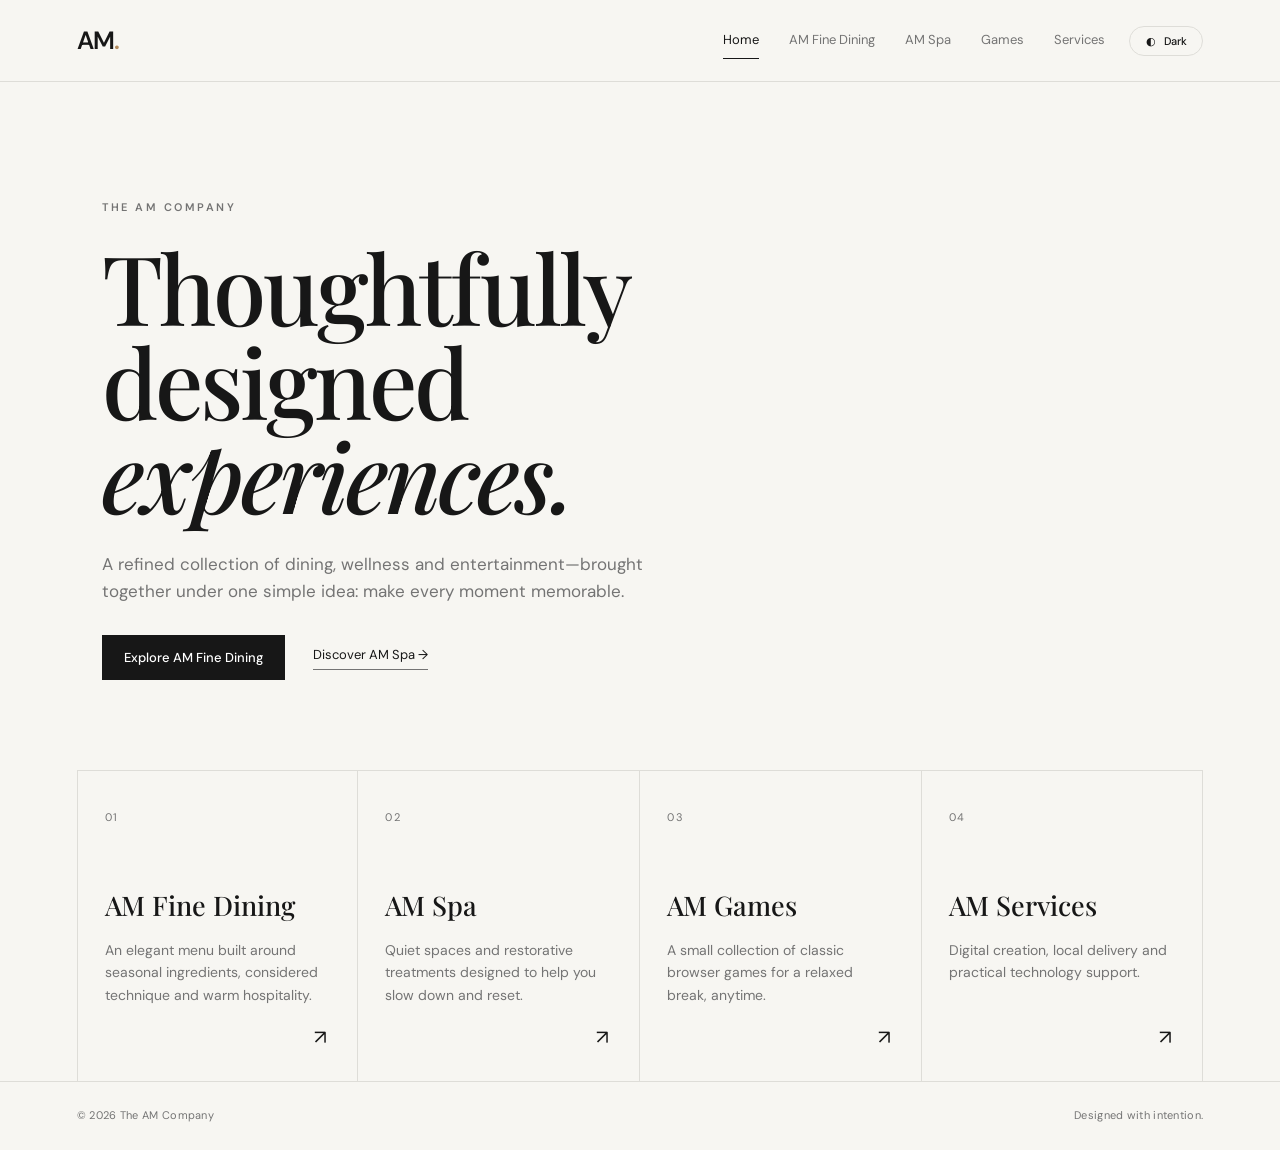
<file: index.html>
<!DOCTYPE html>
<html lang="en">
<head>
  <meta charset="UTF-8">
  <meta name="viewport" content="width=device-width, initial-scale=1.0">
  <title>AM Company — Home</title>
  <link rel="stylesheet" href="styles.css">
  <script src="theme.js"></script>
</head>
<body>
<header class="site-header">
  <a class="logo" href="index.html">AM<span>.</span></a>
  <nav><a class="active" href="index.html">Home</a><a href="restaurant.html">AM Fine Dining</a><a href="spa.html">AM Spa</a><a href="games.html">Games</a><a href="services.html">Services</a></nav>
  <button class="theme-toggle" type="button" aria-label="Switch to dark mode" title="Dark mode"><span aria-hidden="true">◐</span><span class="theme-label">Dark</span></button>
</header>

<main>
  <section class="hero">
    <p class="eyebrow">THE AM COMPANY</p>
    <h1>Thoughtfully designed<br><em>experiences.</em></h1>
    <p class="hero-copy">A refined collection of dining, wellness and entertainment—brought together under one simple idea: make every moment memorable.</p>
    <div class="hero-actions">
      <a class="button button-dark" href="restaurant.html">Explore AM Fine Dining</a>
      <a class="text-link" href="spa.html">Discover AM Spa →</a>
    </div>
  </section>

  <section class="feature-grid">
    <a class="feature-card" href="restaurant.html">
      <span class="card-number">01</span>
      <h2>AM Fine Dining</h2>
      <p>An elegant menu built around seasonal ingredients, considered technique and warm hospitality.</p>
      <span class="arrow">↗</span>
    </a>
    <a class="feature-card" href="spa.html">
      <span class="card-number">02</span>
      <h2>AM Spa</h2>
      <p>Quiet spaces and restorative treatments designed to help you slow down and reset.</p>
      <span class="arrow">↗</span>
    </a>
    <a class="feature-card" href="games.html">
      <span class="card-number">03</span>
      <h2>AM Games</h2>
      <p>A small collection of classic browser games for a relaxed break, anytime.</p>
      <span class="arrow">↗</span>
    </a>
    <a class="feature-card" href="services.html">
      <span class="card-number">04</span>
      <h2>AM Services</h2>
      <p>Digital creation, local delivery and practical technology support.</p>
      <span class="arrow">↗</span>
    </a>
  </section>
</main>

<footer><span>© 2026 The AM Company</span><span>Designed with intention.</span></footer>
</body>
</html>
</file>
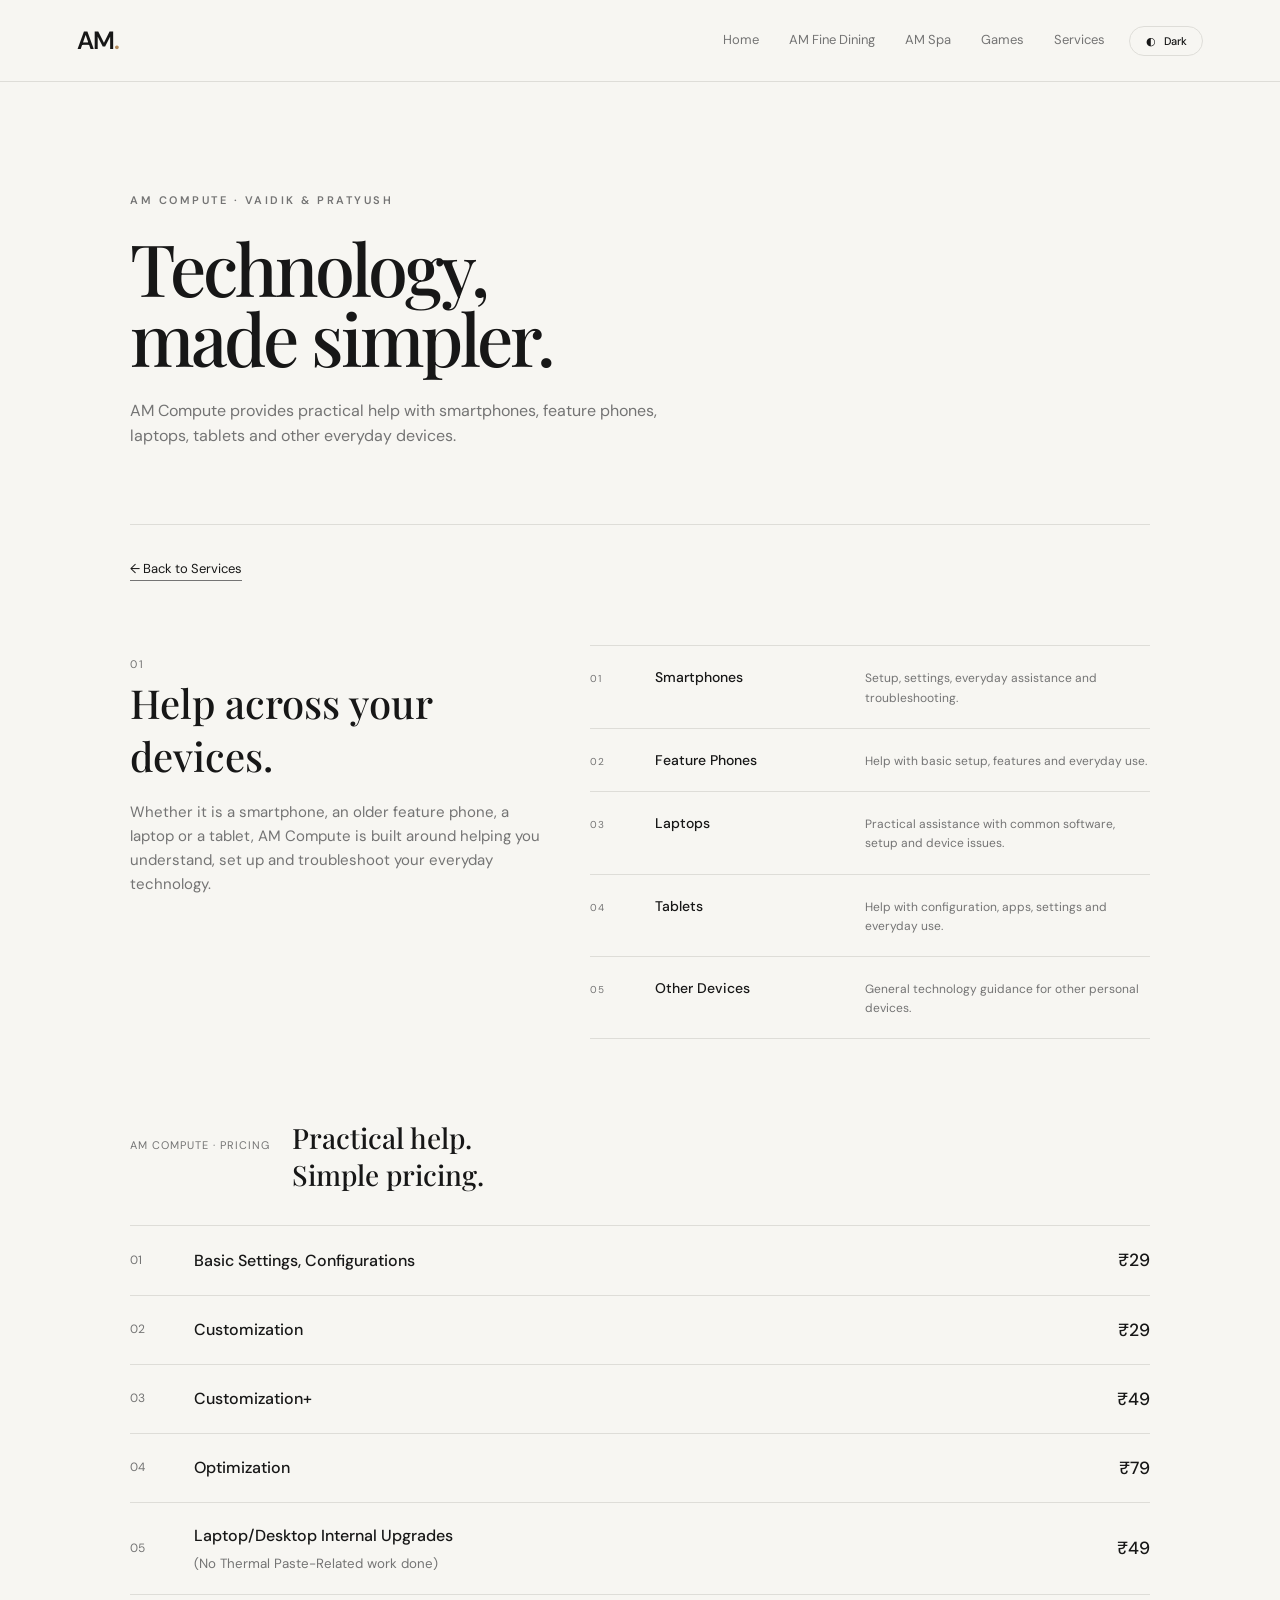
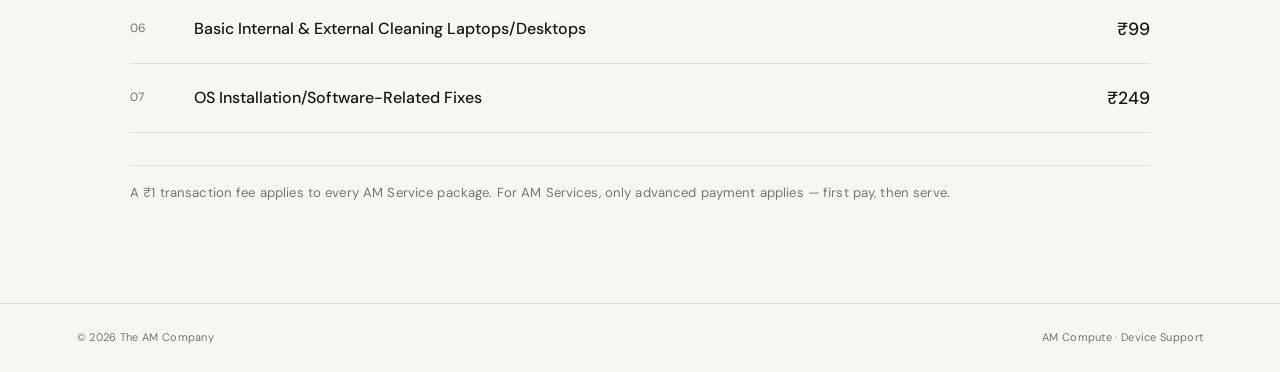
<file: am-compute.html>
<!DOCTYPE html><html lang="en"><head><meta charset="UTF-8"><meta name="viewport" content="width=device-width, initial-scale=1.0"><title>AM Compute — Device Support</title><link rel="stylesheet" href="styles.css"><script src="theme.js"></script></head><body><header class="site-header"><a class="logo" href="index.html">AM<span>.</span></a><nav><a href="index.html">Home</a><a href="restaurant.html">AM Fine Dining</a><a href="spa.html">AM Spa</a><a href="games.html">Games</a><a href="services.html">Services</a></nav><button class="theme-toggle" type="button" aria-label="Switch to dark mode" title="Dark mode"><span aria-hidden="true">◐</span><span class="theme-label">Dark</span></button></header><main class="inner-page"><section class="page-intro"><p class="eyebrow">AM COMPUTE · VAIDIK & PRATYUSH</p><h1>Technology,<br>made simpler.</h1><p>AM Compute provides practical help with smartphones, feature phones, laptops, tablets and other everyday devices.</p></section><div class="back-link-wrap"><a class="text-link" href="services.html">← Back to Services</a></div><section class="device-grid"><div class="device-intro"><span class="detail-number">01</span><h2>Help across your devices.</h2><p>Whether it is a smartphone, an older feature phone, a laptop or a tablet, AM Compute is built around helping you understand, set up and troubleshoot your everyday technology.</p></div><div class="device-list"><div><span>01</span><strong>Smartphones</strong><p>Setup, settings, everyday assistance and troubleshooting.</p></div><div><span>02</span><strong>Feature Phones</strong><p>Help with basic setup, features and everyday use.</p></div><div><span>03</span><strong>Laptops</strong><p>Practical assistance with common software, setup and device issues.</p></div><div><span>04</span><strong>Tablets</strong><p>Help with configuration, apps, settings and everyday use.</p></div><div><span>05</span><strong>Other Devices</strong><p>General technology guidance for other personal devices.</p></div></div></section><section class="compute-pricing"><div class="section-title"><span>AM COMPUTE · PRICING</span><h2>Practical help.<br>Simple pricing.</h2></div><div class="compute-price-list"><div><span>01</span><strong>Basic Settings, Configurations</strong><b>₹29</b></div><div><span>02</span><strong>Customization</strong><b>₹29</b></div><div><span>03</span><strong>Customization+</strong><b>₹49</b></div><div><span>04</span><strong>Optimization</strong><b>₹79</b></div><div><span>05</span><strong>Laptop/Desktop Internal Upgrades <small>(No Thermal Paste-Related work done)</small></strong><b>₹49</b></div><div><span>06</span><strong>Basic Internal &amp; External Cleaning Laptops/Desktops</strong><b>₹99</b></div><div><span>07</span><strong>OS Installation/Software-Related Fixes</strong><b>₹249</b></div></div><p class="service-fee-note">A ₹1 transaction fee applies to every AM Service package. For AM Services, only advanced payment applies — first pay, then serve.</p></section></main><footer><span>© 2026 The AM Company</span><span>AM Compute · Device Support</span></footer></body></html>
</file>
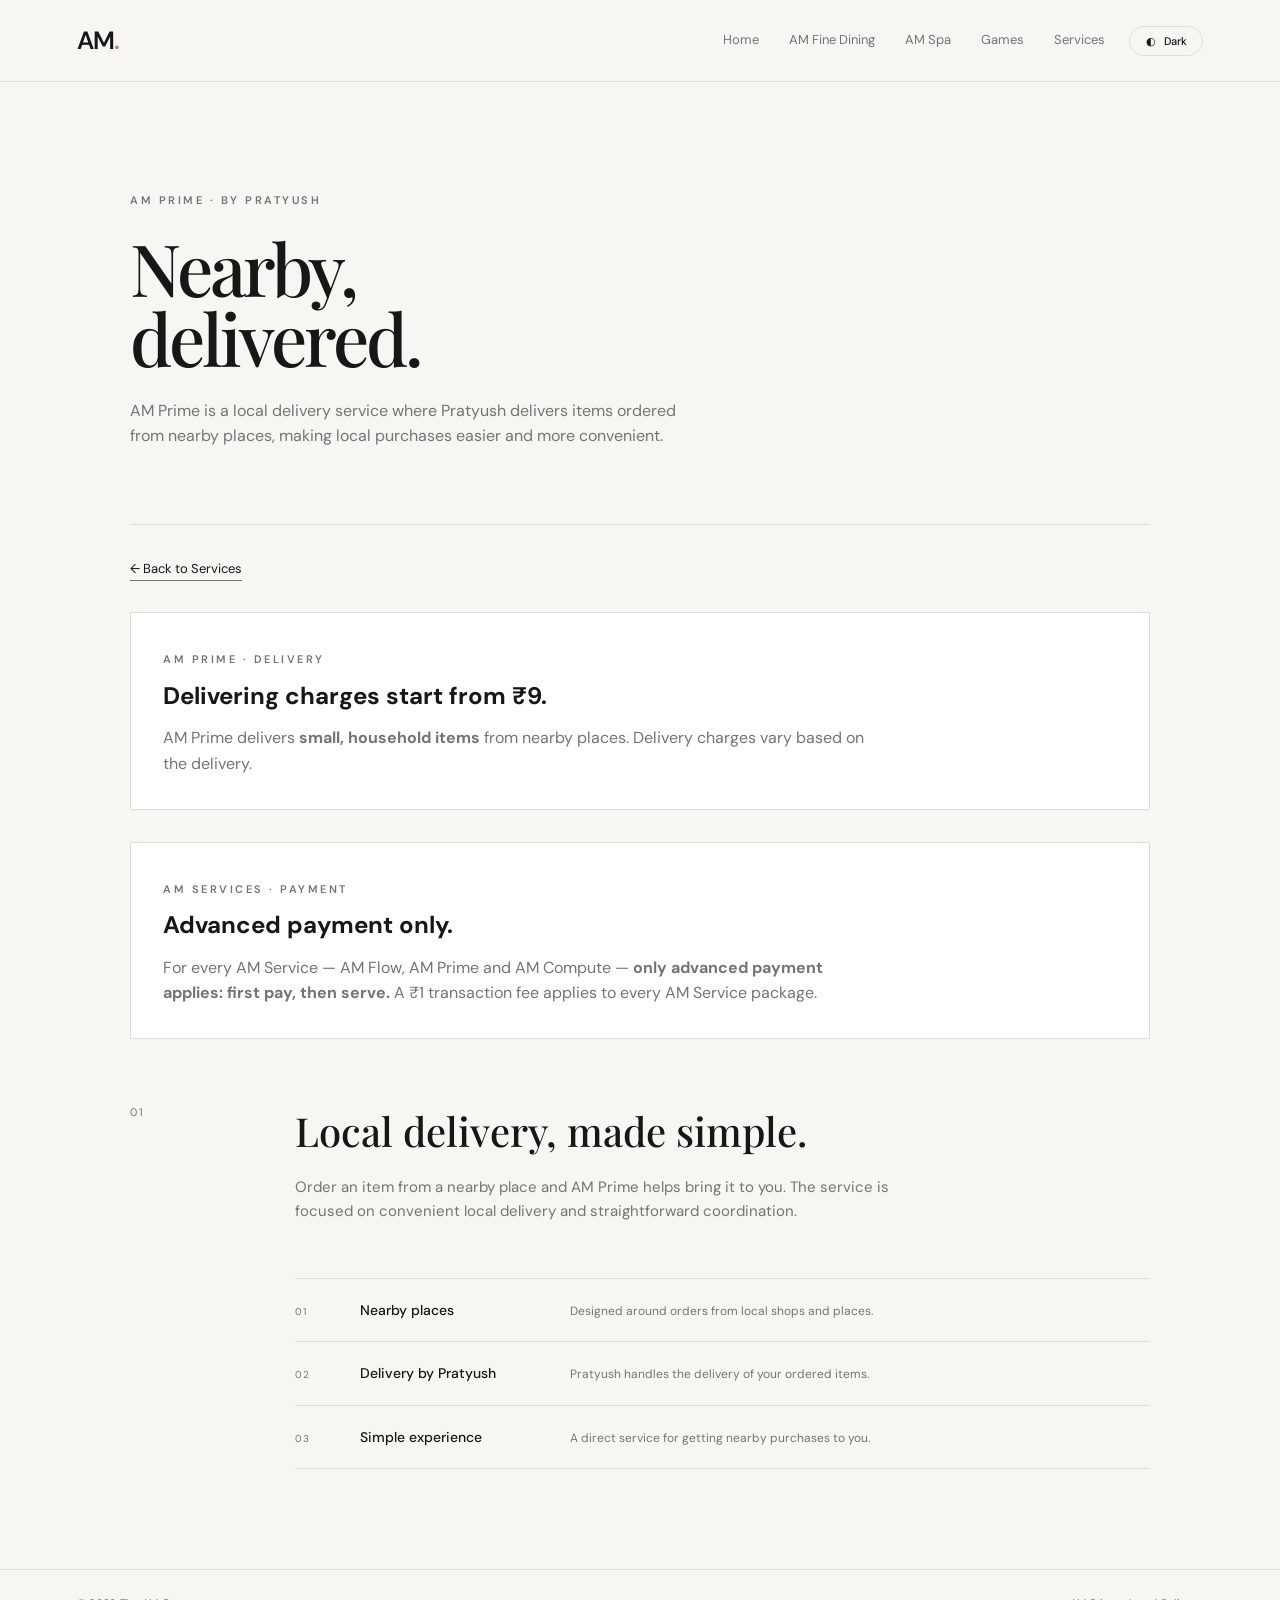
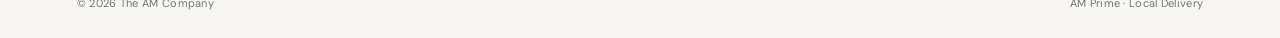
<file: am-prime.html>
<!DOCTYPE html><html lang="en"><head><meta charset="UTF-8"><meta name="viewport" content="width=device-width, initial-scale=1.0"><title>AM Prime — Local Delivery</title><link rel="stylesheet" href="styles.css"><script src="theme.js"></script></head><body><header class="site-header"><a class="logo" href="index.html">AM<span>.</span></a><nav><a href="index.html">Home</a><a href="restaurant.html">AM Fine Dining</a><a href="spa.html">AM Spa</a><a href="games.html">Games</a><a href="services.html">Services</a></nav><button class="theme-toggle" type="button" aria-label="Switch to dark mode" title="Dark mode"><span aria-hidden="true">◐</span><span class="theme-label">Dark</span></button></header><main class="inner-page"><section class="page-intro"><p class="eyebrow">AM PRIME · BY PRATYUSH</p><h1>Nearby,<br>delivered.</h1><p>AM Prime is a local delivery service where Pratyush delivers items ordered from nearby places, making local purchases easier and more convenient.</p></section><div class="back-link-wrap"><a class="text-link" href="services.html">← Back to Services</a></div><section class="service-fee-banner"><div><span class="eyebrow">AM PRIME · DELIVERY</span><h2>Delivering charges start from ₹9.</h2><p>AM Prime delivers <strong>small, household items</strong> from nearby places. Delivery charges vary based on the delivery.</p></div></section><section class="service-fee-banner"><div><span class="eyebrow">AM SERVICES · PAYMENT</span><h2>Advanced payment only.</h2><p>For every AM Service — AM Flow, AM Prime and AM Compute — <strong>only advanced payment applies: first pay, then serve.</strong> A ₹1 transaction fee applies to every AM Service package.</p></div></section><section class="service-detail"><div class="detail-number">01</div><div><h2>Local delivery, made simple.</h2><p>Order an item from a nearby place and AM Prime helps bring it to you. The service is focused on convenient local delivery and straightforward coordination.</p><div class="detail-lines"><div><span>01</span><strong>Nearby places</strong><p>Designed around orders from local shops and places.</p></div><div><span>02</span><strong>Delivery by Pratyush</strong><p>Pratyush handles the delivery of your ordered items.</p></div><div><span>03</span><strong>Simple experience</strong><p>A direct service for getting nearby purchases to you.</p></div></div></div></section></main><footer><span>© 2026 The AM Company</span><span>AM Prime · Local Delivery</span></footer></body></html>
</file>
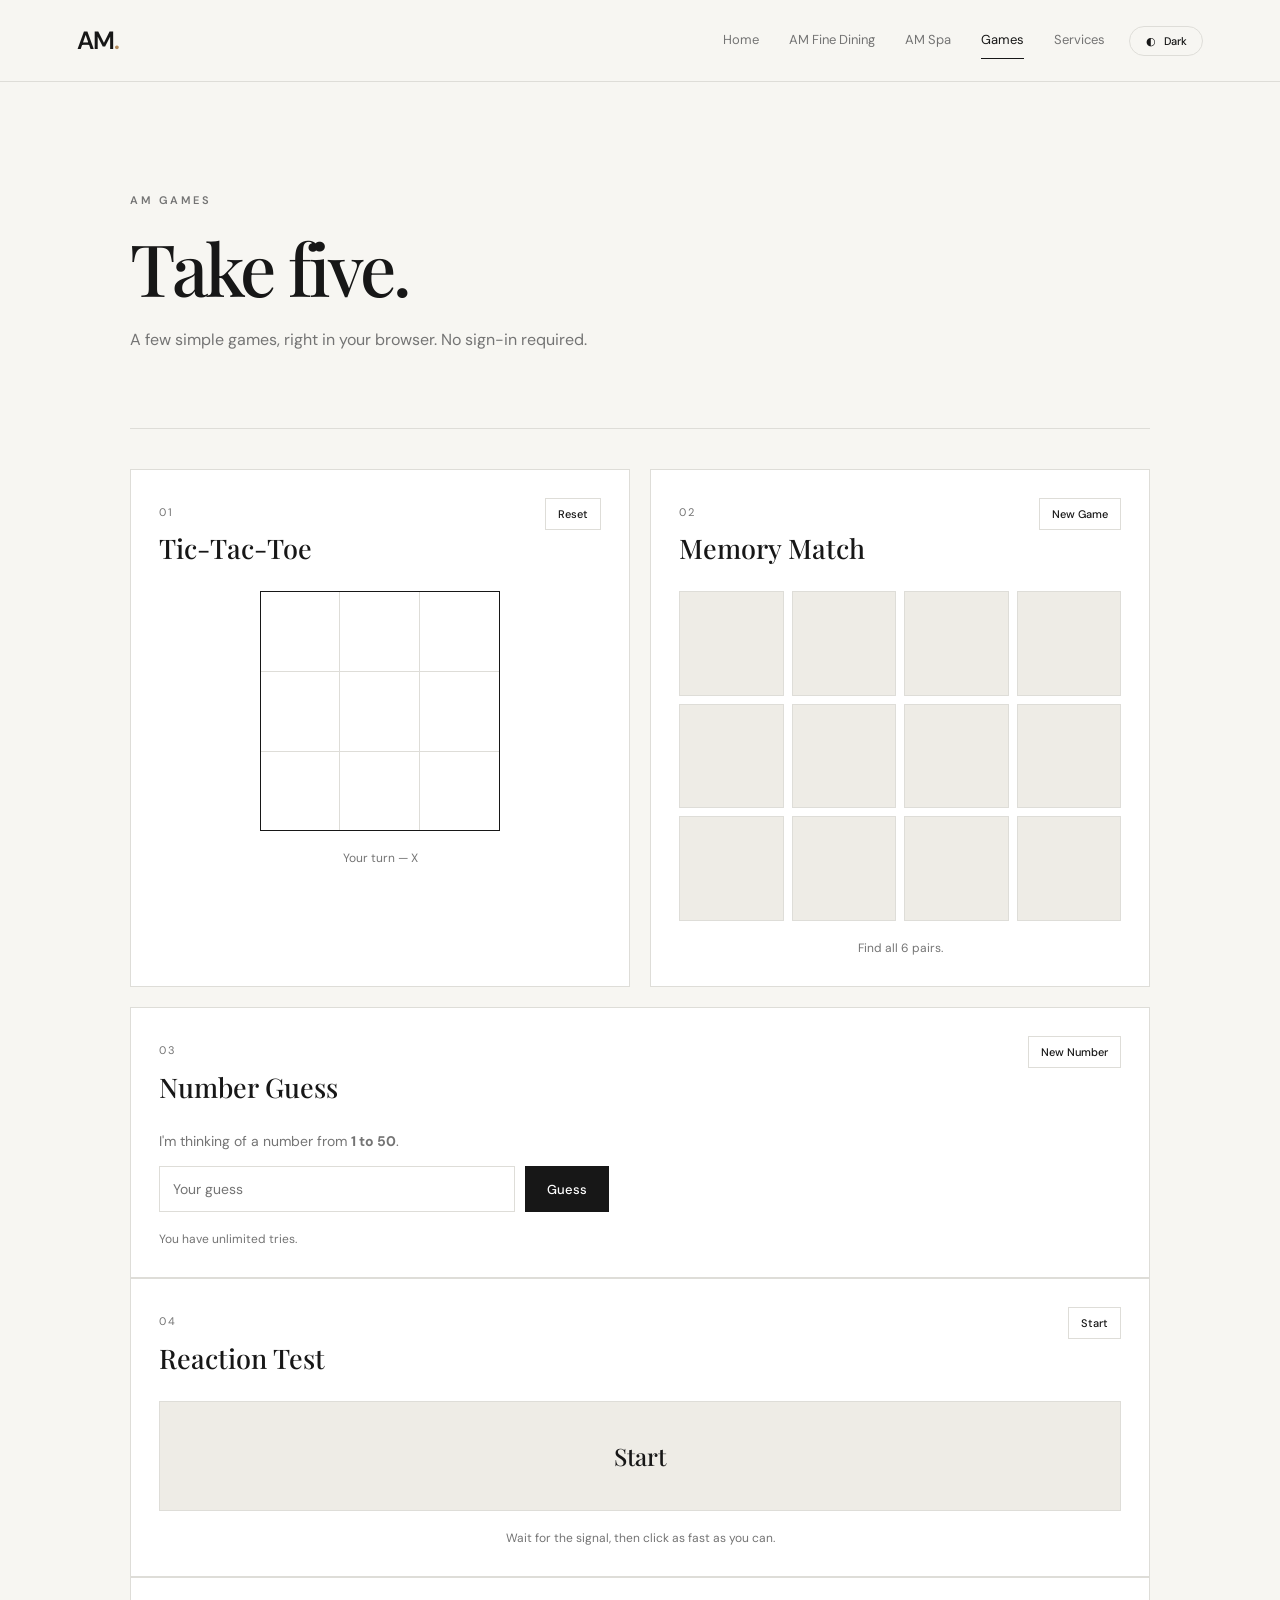
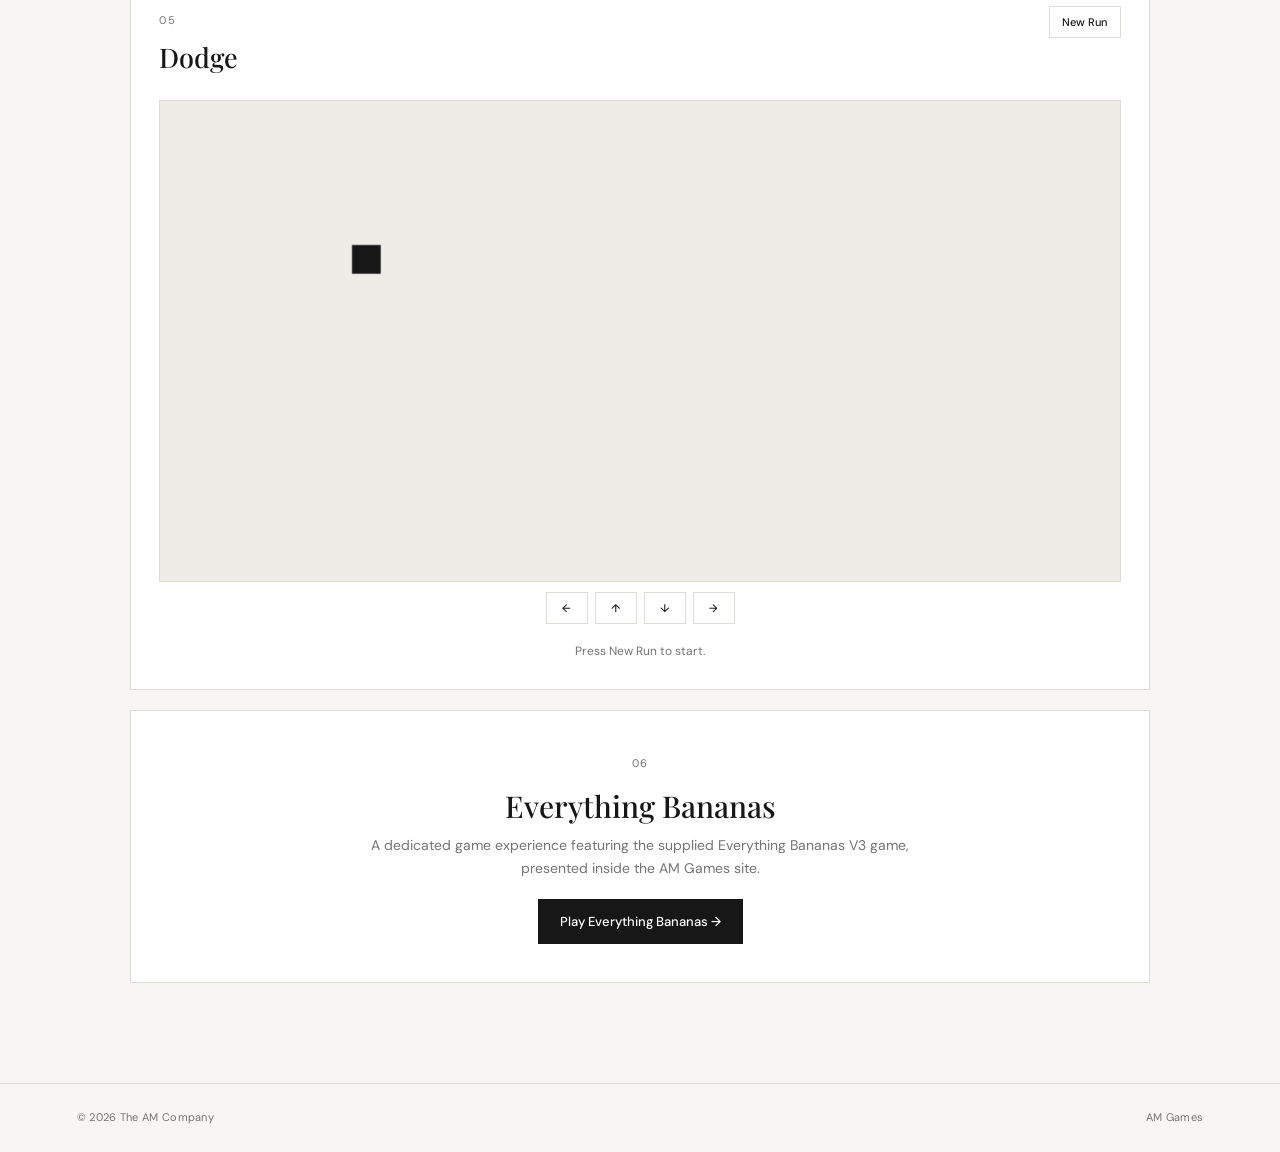
<file: games.html>
<!DOCTYPE html>
<html lang="en">
<head>
  <meta charset="UTF-8">
  <meta name="viewport" content="width=device-width, initial-scale=1.0">
  <title>AM Games — Play</title>
  <link rel="stylesheet" href="styles.css">
  <script src="theme.js"></script>
</head>
<body>
<header class="site-header">
  <a class="logo" href="index.html">AM<span>.</span></a>
  <nav><a href="index.html">Home</a><a href="restaurant.html">AM Fine Dining</a><a href="spa.html">AM Spa</a><a class="active" href="games.html">Games</a><a href="services.html">Services</a></nav>
  <button class="theme-toggle" type="button" aria-label="Switch to dark mode" title="Dark mode"><span aria-hidden="true">◐</span><span class="theme-label">Dark</span></button>
</header>

<main class="inner-page">
  <section class="page-intro">
    <p class="eyebrow">AM GAMES</p>
    <h1>Take five.</h1>
    <p>A few simple games, right in your browser. No sign-in required.</p>
  </section>

  <div class="games-grid">
    <section class="game-card">
      <div class="game-head"><div><span class="card-number">01</span><h2>Tic-Tac-Toe</h2></div><button class="small-button" onclick="resetTic()">Reset</button></div>
      <div id="board" class="ttt-board"></div>
      <p id="ttt-status" class="game-status">Your turn — X</p>
    </section>

    <section class="game-card">
      <div class="game-head"><div><span class="card-number">02</span><h2>Memory Match</h2></div><button class="small-button" onclick="resetMemory()">New Game</button></div>
      <div id="memory" class="memory-grid"></div>
      <p id="memory-status" class="game-status">Find all 6 pairs.</p>
    </section>

    <section class="game-card wide-game">
      <div class="game-head"><div><span class="card-number">03</span><h2>Number Guess</h2></div><button class="small-button" onclick="resetGuess()">New Number</button></div>
      <p class="game-copy">I'm thinking of a number from <strong>1 to 50</strong>.</p>
      <div class="guess-row"><input id="guess-input" type="number" min="1" max="50" placeholder="Your guess"><button class="button button-dark" onclick="makeGuess()">Guess</button></div>
      <p id="guess-status" class="game-status">You have unlimited tries.</p>
    </section>
  </div>

  <section class="game-card">
    <div class="game-head"><div><span class="card-number">04</span><h2>Reaction Test</h2></div><button class="small-button" onclick="reactionStartGame()">Start</button></div>
    <button id="reaction-btn" class="reaction-button" onclick="reactionClick()">Start</button>
    <p id="reaction-status" class="game-status">Wait for the signal, then click as fast as you can.</p>
  </section>

  <section class="game-card">
    <div class="game-head"><div><span class="card-number">05</span><h2>Dodge</h2></div><button class="small-button" onclick="startDodge()">New Run</button></div>
    <canvas id="dodge-canvas" class="dodge-canvas" width="600" height="300"></canvas>
    <div class="dodge-controls"><button class="small-button" onclick="dodgeMove(-20,0)">←</button><button class="small-button" onclick="dodgeMove(0,-20)">↑</button><button class="small-button" onclick="dodgeMove(0,20)">↓</button><button class="small-button" onclick="dodgeMove(20,0)">→</button></div>
    <p id="dodge-status" class="game-status">Press New Run to start.</p>
  </section>

  <section class="game-card" style="margin-top:20px;text-align:center;padding:38px 28px">
    <span class="card-number">06</span>
    <h2 style="font:500 30px &quot;Playfair Display&quot;;margin:12px 0 8px">Everything Bananas</h2>
    <p style="color:var(--muted);font-size:14px;max-width:560px;margin:0 auto 20px">A dedicated game experience featuring the supplied Everything Bananas V3 game, presented inside the AM Games site.</p>
    <a class="button button-dark" href="platformer.html">Play Everything Bananas →</a>
  </section>
</main>
<footer><span>© 2026 The AM Company</span><span>AM Games</span></footer>
<script src="games.js"></script>
</body>
</html>
</file>
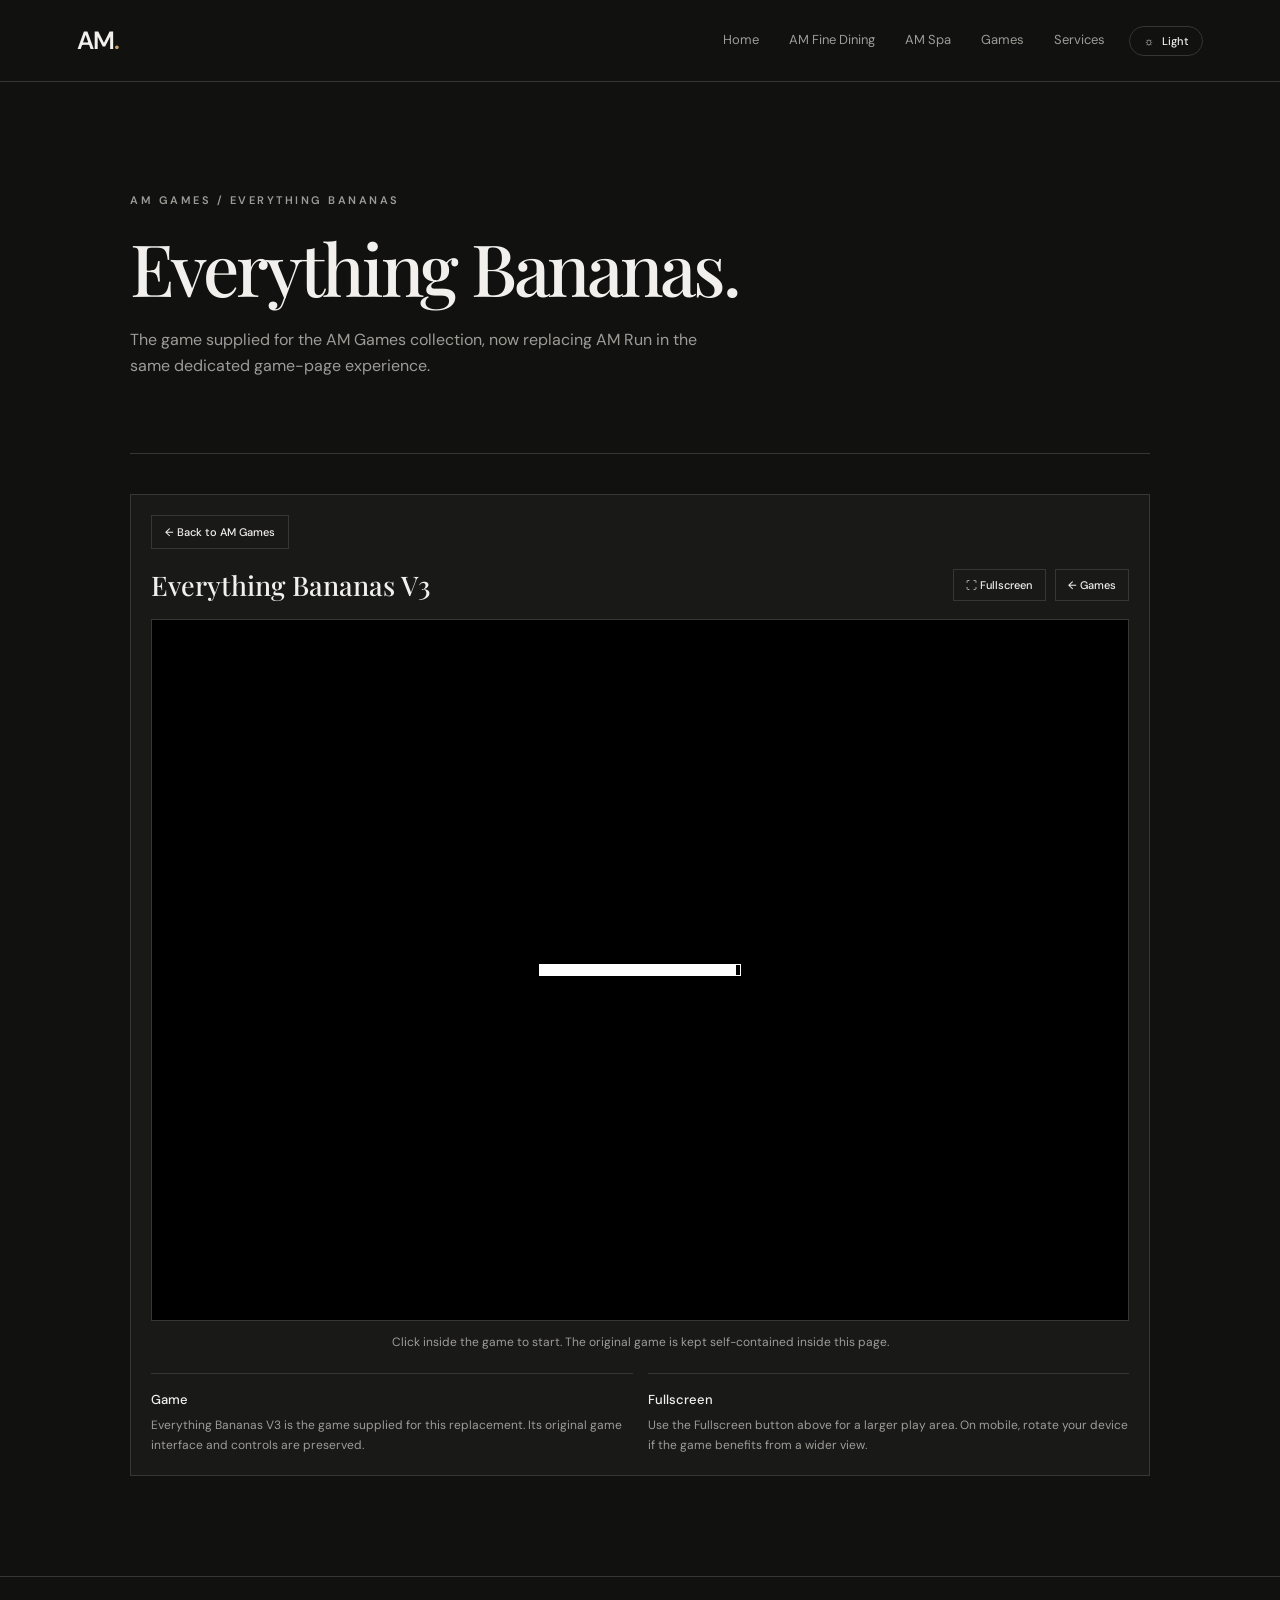
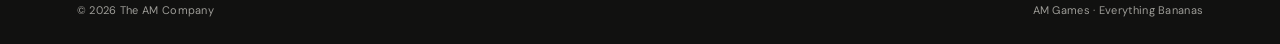
<file: platformer.html>
<!DOCTYPE html>
<html lang="en">
<head>
  <meta charset="UTF-8">
  <meta name="viewport" content="width=device-width,initial-scale=1,viewport-fit=cover">
  <title>AM Games — Everything Bananas</title>
  <link rel="stylesheet" href="styles.css">
  <style>
    .games-back{display:inline-flex;align-items:center;gap:8px;margin:0 0 18px;padding:9px 13px;border:1px solid var(--line);color:var(--ink);text-decoration:none;font:500 11px "DM Sans";background:var(--card);transition:.2s}.games-back:hover{background:var(--hover);border-color:var(--muted)}
    .banana-wrap{padding-top:40px}.banana-shell{background:var(--card);border:1px solid var(--line);padding:20px}.banana-top{display:flex;justify-content:space-between;align-items:center;gap:15px;margin-bottom:16px}.banana-title{font:500 27px "Playfair Display";margin:0}.banana-actions{display:flex;gap:9px;flex-wrap:wrap}.banana-frame{position:relative;width:100%;height:min(78vh,760px);min-height:520px;overflow:hidden;border:1px solid var(--line);background:#000}.banana-frame iframe{display:block;width:100%;height:100%;border:0;background:#000}.banana-message{text-align:center;color:var(--muted);font-size:12px;margin:12px 0 0}.banana-help{display:grid;grid-template-columns:1fr 1fr;gap:15px;margin-top:20px}.help-card{border-top:1px solid var(--line);padding-top:16px}.help-card h3{font-size:13px;font-weight:500;margin:0 0 6px}.help-card p{font-size:12px;color:var(--muted);margin:0}@media(max-width:700px){.banana-shell{padding:12px}.banana-top{align-items:flex-start;flex-direction:column}.banana-frame{height:72vh;min-height:420px}.banana-help{grid-template-columns:1fr}}
  </style>
  <script src="theme.js"></script>
  <script>
    // Match the AM Games page in its dark-mode presentation on this game page.
    document.documentElement.dataset.theme = "dark";
    document.addEventListener("DOMContentLoaded", function(){
      const b=document.querySelector(".theme-toggle");
      if(b){ b.setAttribute("aria-label","Switch to light mode"); b.setAttribute("title","Light mode"); b.innerHTML='<span aria-hidden="true">☼</span><span class="theme-label">Light</span>'; }
    });
  </script>
</head>
<body>
<header class="site-header">
  <a class="logo" href="index.html">AM<span>.</span></a>
  <nav><a href="index.html">Home</a><a href="restaurant.html">AM Fine Dining</a><a href="spa.html">AM Spa</a><a href="games.html">Games</a><a href="services.html">Services</a></nav>
  <button class="theme-toggle" type="button" aria-label="Switch to dark mode" title="Dark mode"><span aria-hidden="true">◐</span><span class="theme-label">Dark</span></button>
</header>
<main class="inner-page">
  <section class="page-intro">
    <p class="eyebrow">AM GAMES / EVERYTHING BANANAS</p>
    <h1>Everything Bananas.</h1>
    <p>The game supplied for the AM Games collection, now replacing AM Run in the same dedicated game-page experience.</p>
  </section>
  <section class="banana-wrap">
    <div class="banana-shell">
      <a class="games-back" href="games.html">← Back to AM Games</a>
      <div class="banana-top">
        <h2 class="banana-title">Everything Bananas V3</h2>
        <div class="banana-actions">
          <button class="small-button" id="fullscreenBtn">⛶ Fullscreen</button>
          <a class="small-button" href="games.html">← Games</a>
        </div>
      </div>
      <div class="banana-frame" id="bananaFrame">
        <iframe id="bananaGame" src="everything-bananas.html" title="Everything Bananas V3" allow="autoplay; fullscreen; gamepad" allowfullscreen></iframe>
      </div>
      <p class="banana-message">Click inside the game to start. The original game is kept self-contained inside this page.</p>
      <div class="banana-help">
        <div class="help-card"><h3>Game</h3><p>Everything Bananas V3 is the game supplied for this replacement. Its original game interface and controls are preserved.</p></div>
        <div class="help-card"><h3>Fullscreen</h3><p>Use the Fullscreen button above for a larger play area. On mobile, rotate your device if the game benefits from a wider view.</p></div>
      </div>
    </div>
  </section>
</main>
<footer><a class="secret-digital-link" href="digital-accounts.html">© 2026 The AM Company</a><span>AM Games · Everything Bananas</span></footer>
<script>
(function(){
  const frame=document.getElementById('bananaFrame');
  const btn=document.getElementById('fullscreenBtn');
  btn.addEventListener('click', async function(){
    try{
      if(document.fullscreenElement) await document.exitFullscreen();
      else await frame.requestFullscreen();
    }catch(e){
      const iframe=document.getElementById('bananaGame');
      try{ await iframe.requestFullscreen(); }catch(_){}
    }
  });
  document.addEventListener('fullscreenchange',()=>{btn.textContent=document.fullscreenElement?'✕ Exit Fullscreen':'⛶ Fullscreen';});
})();
</script>
</body>
</html>
</file>
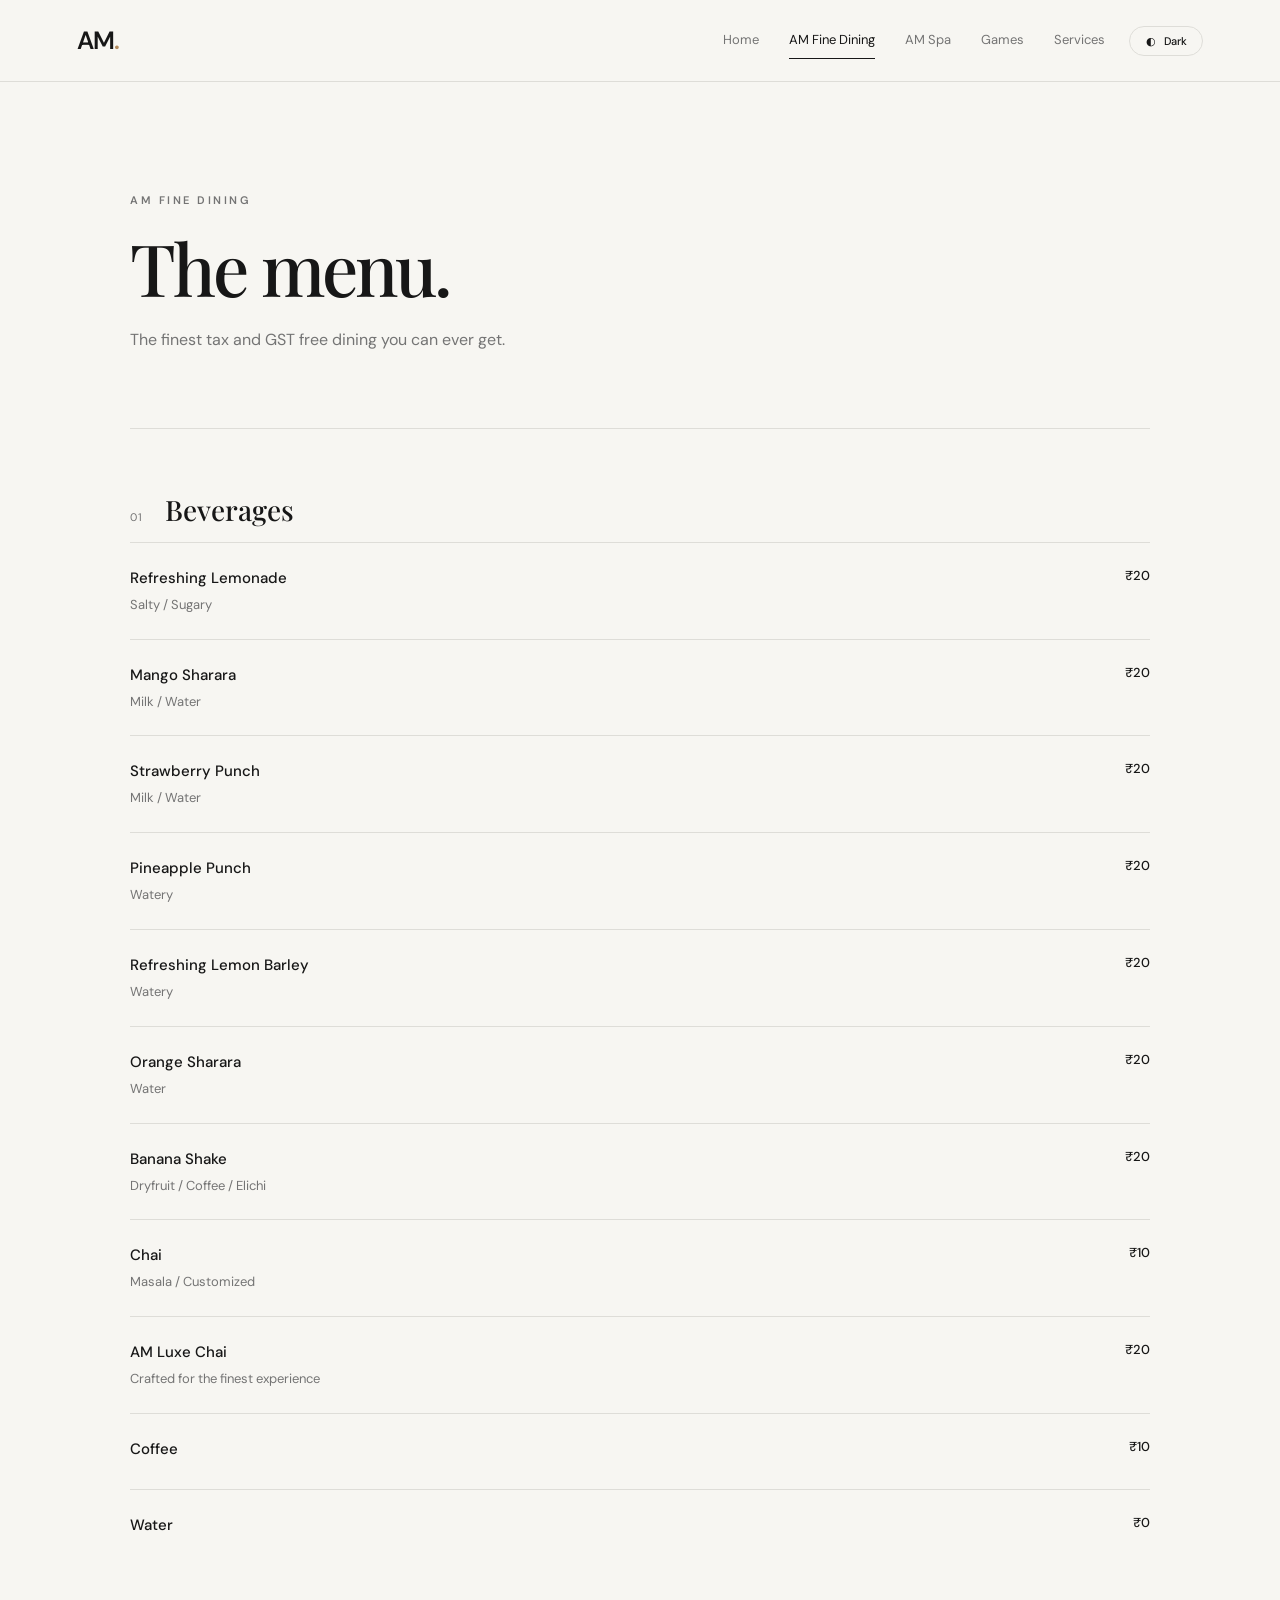
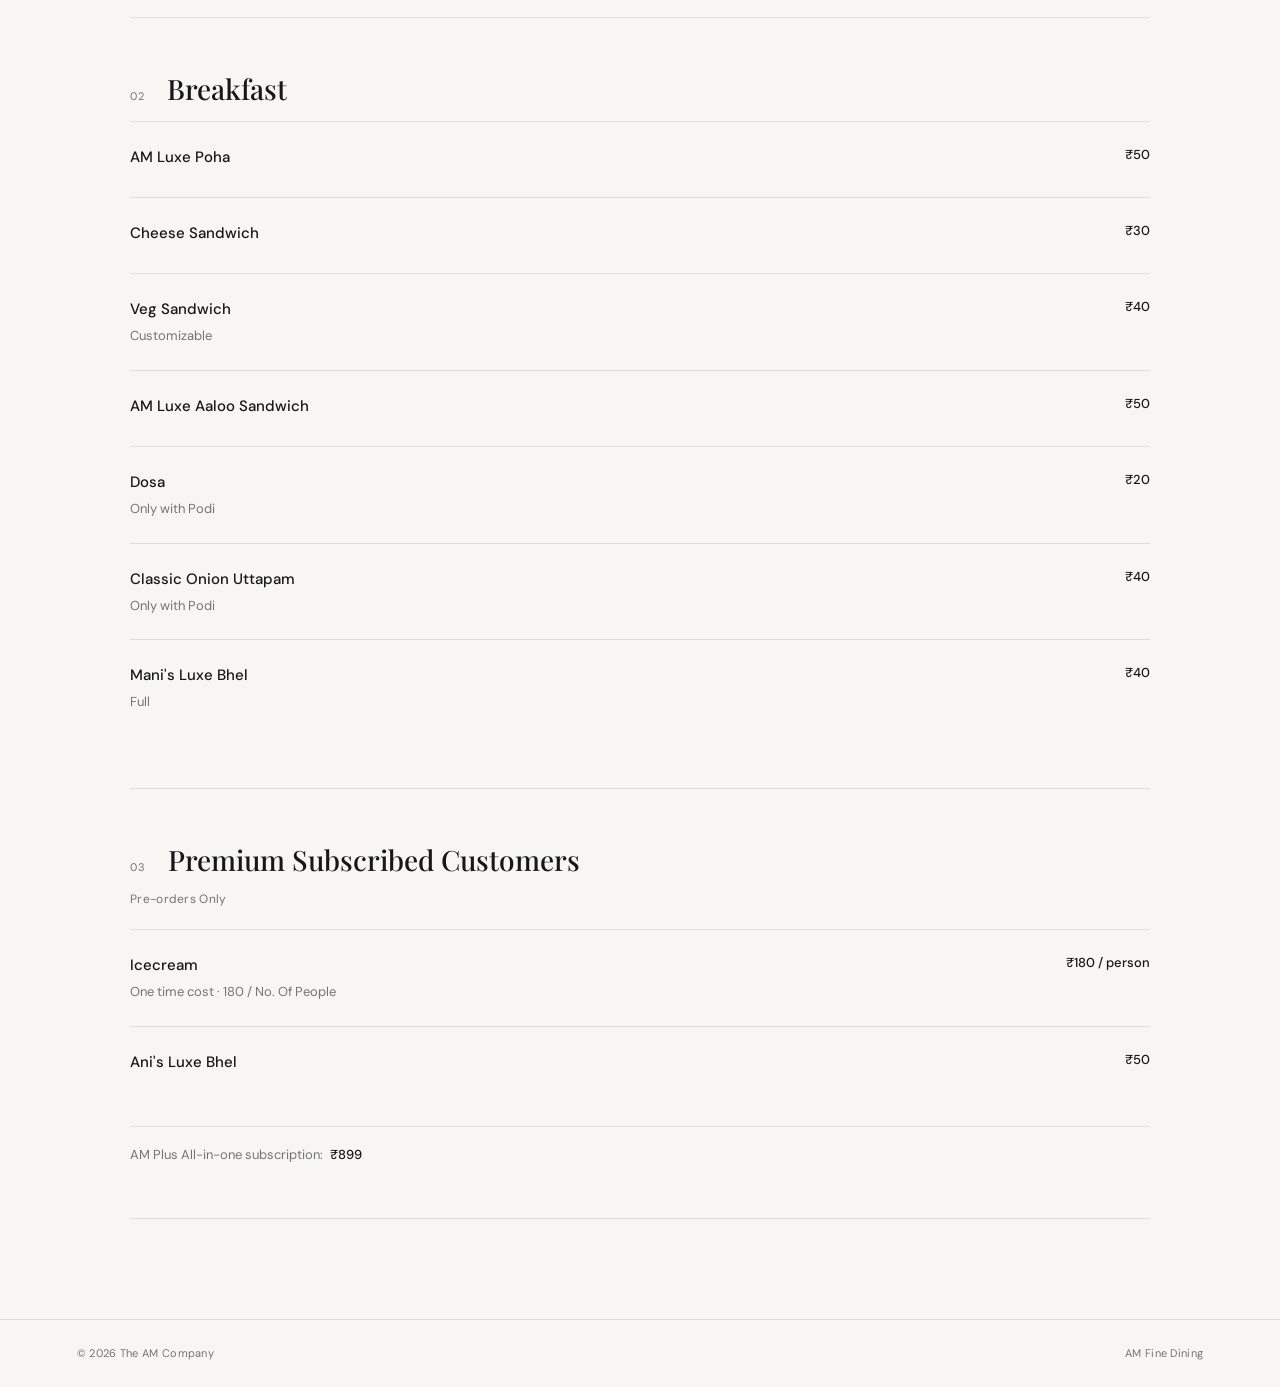
<file: restaurant.html>
<!DOCTYPE html>
<html lang="en">
<head>
  <meta charset="UTF-8">
  <meta name="viewport" content="width=device-width, initial-scale=1.0">
  <title>AM Fine Dining — Menu</title>
  <link rel="stylesheet" href="styles.css">
  <script src="theme.js"></script>
</head>
<body>
<header class="site-header">
  <a class="logo" href="index.html">AM<span>.</span></a>
  <nav><a href="index.html">Home</a><a class="active" href="restaurant.html">AM Fine Dining</a><a href="spa.html">AM Spa</a><a href="games.html">Games</a><a href="services.html">Services</a></nav>
  <button class="theme-toggle" type="button" aria-label="Switch to dark mode" title="Dark mode"><span aria-hidden="true">◐</span><span class="theme-label">Dark</span></button>
</header>

<main class="inner-page">
  <section class="page-intro">
    <p class="eyebrow">AM FINE DINING</p>
    <h1>The menu.</h1>
    <p>The finest tax and GST free dining you can ever get.</p>
  </section>

  <div class="menu-wrap">
    <section class="menu-section">
      <div class="section-title"><span>01</span><h2>Beverages</h2></div>
      <article class="menu-item"><div><h3>Refreshing Lemonade</h3><p>Salty / Sugary</p></div><strong>₹20</strong></article>
      <article class="menu-item"><div><h3>Mango Sharara</h3><p>Milk / Water</p></div><strong>₹20</strong></article>
      <article class="menu-item"><div><h3>Strawberry Punch</h3><p>Milk / Water</p></div><strong>₹20</strong></article>
      <article class="menu-item"><div><h3>Pineapple Punch</h3><p>Watery</p></div><strong>₹20</strong></article>
      <article class="menu-item"><div><h3>Refreshing Lemon Barley</h3><p>Watery</p></div><strong>₹20</strong></article>
      <article class="menu-item"><div><h3>Orange Sharara</h3><p>Water</p></div><strong>₹20</strong></article>
      <article class="menu-item"><div><h3>Banana Shake</h3><p>Dryfruit / Coffee / Elichi</p></div><strong>₹20</strong></article>
      <article class="menu-item"><div><h3>Chai</h3><p>Masala / Customized</p></div><strong>₹10</strong></article>
      <article class="menu-item"><div><h3>AM Luxe Chai</h3><p>Crafted for the finest experience</p></div><strong>₹20</strong></article>
      <article class="menu-item"><div><h3>Coffee</h3></div><strong>₹10</strong></article>
      <article class="menu-item"><div><h3>Water</h3></div><strong>₹0</strong></article>
    </section>

    <section class="menu-section">
      <div class="section-title"><span>02</span><h2>Breakfast</h2></div>
      <article class="menu-item"><div><h3>AM Luxe Poha</h3></div><strong>₹50</strong></article>
      <article class="menu-item"><div><h3>Cheese Sandwich</h3></div><strong>₹30</strong></article>
      <article class="menu-item"><div><h3>Veg Sandwich</h3><p>Customizable</p></div><strong>₹40</strong></article>
      <article class="menu-item"><div><h3>AM Luxe Aaloo Sandwich</h3></div><strong>₹50</strong></article>
      <article class="menu-item"><div><h3>Dosa</h3><p>Only with Podi</p></div><strong>₹20</strong></article>
      <article class="menu-item"><div><h3>Classic Onion Uttapam</h3><p>Only with Podi</p></div><strong>₹40</strong></article>
      <article class="menu-item"><div><h3>Mani's Luxe Bhel</h3><p>Full</p></div><strong>₹40</strong></article>
    </section>

    <section class="menu-section">
      <div class="section-title"><span>03</span><h2>Premium Subscribed Customers</h2></div>
      <p class="menu-note">Pre-orders Only</p>
      <article class="menu-item"><div><h3>Icecream</h3><p>One time cost · 180 / No. Of People</p></div><strong>₹180 / person</strong></article>
      <article class="menu-item"><div><h3>Ani's Luxe Bhel</h3></div><strong>₹50</strong></article>
      <div class="menu-subscription">AM Plus All-in-one subscription: <strong>₹899</strong></div>
    </section>
  </div>
</main>
<footer><span>© 2026 The AM Company</span><span>AM Fine Dining</span></footer>
</body>
</html>
</file>
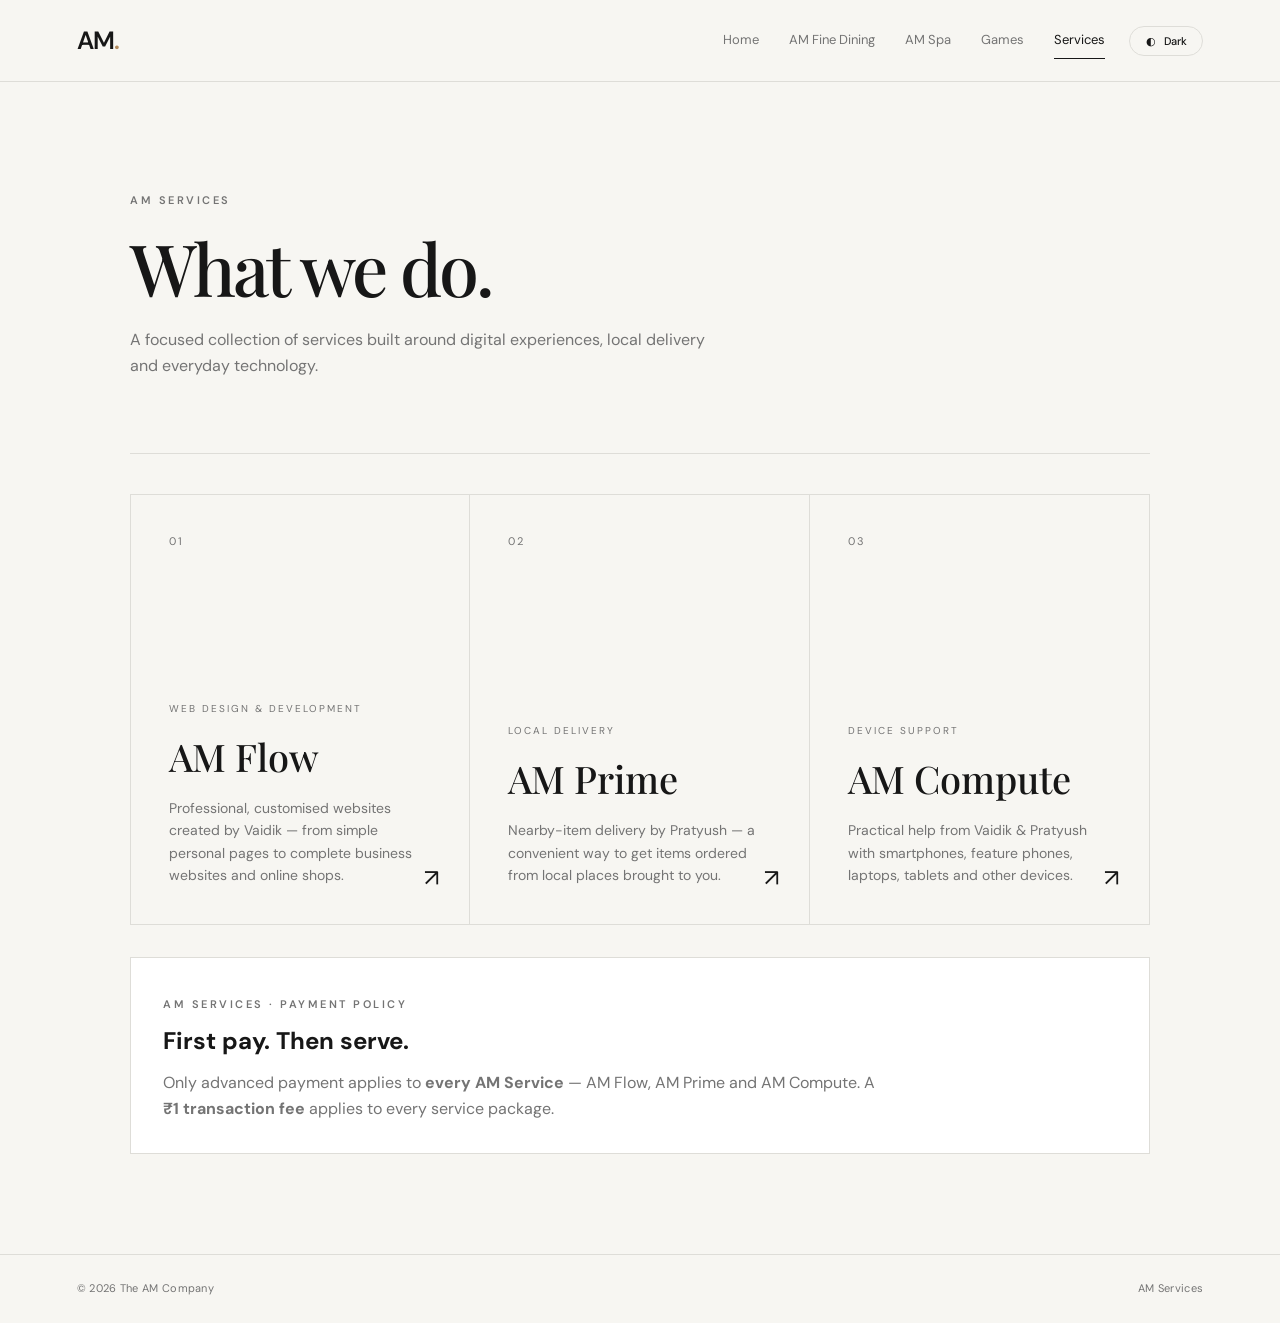
<file: services.html>
<!DOCTYPE html>
<html lang="en">
<head><meta charset="UTF-8"><meta name="viewport" content="width=device-width, initial-scale=1.0"><title>AM Services</title><link rel="stylesheet" href="styles.css"><script src="theme.js"></script></head>
<body>
<header class="site-header"><a class="logo" href="index.html">AM<span>.</span></a><nav><a href="index.html">Home</a><a href="restaurant.html">AM Fine Dining</a><a href="spa.html">AM Spa</a><a href="games.html">Games</a><a class="active" href="services.html">Services</a></nav><button class="theme-toggle" type="button" aria-label="Switch to dark mode" title="Dark mode"><span aria-hidden="true">◐</span><span class="theme-label">Dark</span></button></header>
<main class="inner-page">
<section class="page-intro"><p class="eyebrow">AM SERVICES</p><h1>What we do.</h1><p>A focused collection of services built around digital experiences, local delivery and everyday technology.</p></section>
<section class="services-grid">
<a class="service-card" href="am-flow.html"><span class="card-number">01</span><div><p class="service-kicker">WEB DESIGN & DEVELOPMENT</p><h2>AM Flow</h2><p>Professional, customised websites created by Vaidik — from simple personal pages to complete business websites and online shops.</p></div><span class="service-arrow">↗</span></a>
<a class="service-card" href="am-prime.html"><span class="card-number">02</span><div><p class="service-kicker">LOCAL DELIVERY</p><h2>AM Prime</h2><p>Nearby-item delivery by Pratyush — a convenient way to get items ordered from local places brought to you.</p></div><span class="service-arrow">↗</span></a>
<a class="service-card" href="am-compute.html"><span class="card-number">03</span><div><p class="service-kicker">DEVICE SUPPORT</p><h2>AM Compute</h2><p>Practical help from Vaidik & Pratyush with smartphones, feature phones, laptops, tablets and other devices.</p></div><span class="service-arrow">↗</span></a>
</section>
<section class="service-fee-banner"><div><span class="eyebrow">AM SERVICES · PAYMENT POLICY</span><h2>First pay. Then serve.</h2><p>Only advanced payment applies to <strong>every AM Service</strong> — AM Flow, AM Prime and AM Compute. A <strong>₹1 transaction fee</strong> applies to every service package.</p></div></section>
</main><footer><span>© 2026 The AM Company</span><span>AM Services</span></footer>
</body></html>
</file>
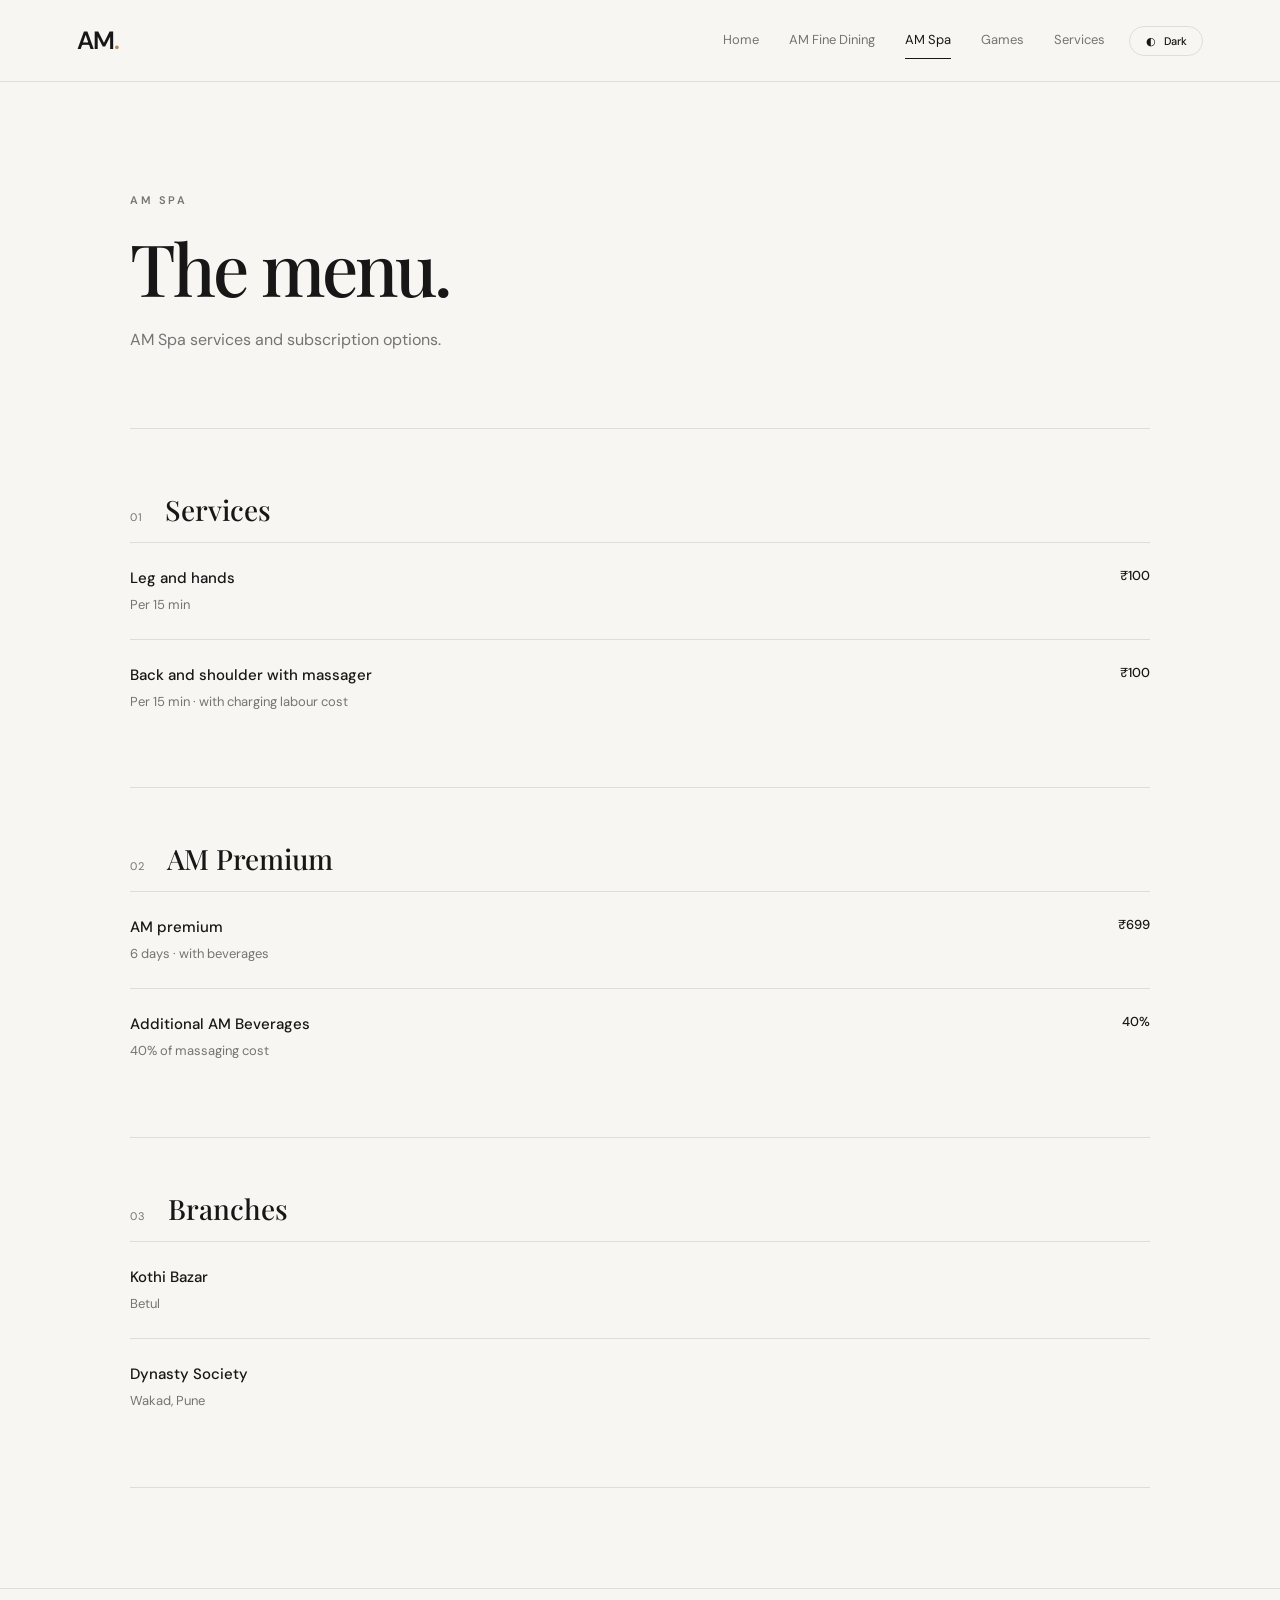
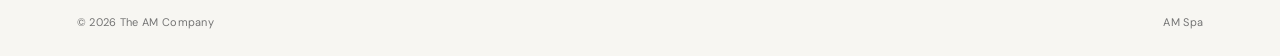
<file: spa.html>
<!DOCTYPE html>
<html lang="en">
<head>
  <meta charset="UTF-8">
  <meta name="viewport" content="width=device-width, initial-scale=1.0">
  <title>AM Spa — Menu</title>
  <link rel="stylesheet" href="styles.css">
  <script src="theme.js"></script>
</head>
<body>
<header class="site-header">
  <a class="logo" href="index.html">AM<span>.</span></a>
  <nav><a href="index.html">Home</a><a href="restaurant.html">AM Fine Dining</a><a class="active" href="spa.html">AM Spa</a><a href="games.html">Games</a><a href="services.html">Services</a></nav>
  <button class="theme-toggle" type="button" aria-label="Switch to dark mode" title="Dark mode"><span aria-hidden="true">◐</span><span class="theme-label">Dark</span></button>
</header>

<main class="inner-page">
  <section class="page-intro">
    <p class="eyebrow">AM SPA</p>
    <h1>The menu.</h1>
    <p>AM Spa services and subscription options.</p>
  </section>

  <div class="menu-wrap">
    <section class="menu-section">
      <div class="section-title"><span>01</span><h2>Services</h2></div>
      <article class="menu-item"><div><h3>Leg and hands</h3><p>Per 15 min</p></div><strong>₹100</strong></article>
      <article class="menu-item"><div><h3>Back and shoulder with massager</h3><p>Per 15 min · with charging labour cost</p></div><strong>₹100</strong></article>
    </section>

    <section class="menu-section">
      <div class="section-title"><span>02</span><h2>AM Premium</h2></div>
      <article class="menu-item"><div><h3>AM premium</h3><p>6 days · with beverages</p></div><strong>₹699</strong></article>
      <article class="menu-item"><div><h3>Additional AM Beverages</h3><p>40% of massaging cost</p></div><strong>40%</strong></article>
    </section>

    <section class="menu-section">
      <div class="section-title"><span>03</span><h2>Branches</h2></div>
      <article class="menu-item"><div><h3>Kothi Bazar</h3><p>Betul</p></div></article>
      <article class="menu-item"><div><h3>Dynasty Society</h3><p>Wakad, Pune</p></div></article>
    </section>
  </div>
</main>
<footer><span>© 2026 The AM Company</span><span>AM Spa</span></footer>
</body>
</html>
</file>
<file: styles.css>
@import url('https://fonts.googleapis.com/css2?family=DM+Sans:wght@400;500;600&family=Playfair+Display:ital,wght@0,500;0,600;1,500&display=swap');

:root{
  --ink:#171717;--muted:#747474;--line:#deddd8;--paper:#f7f6f2;--card:#fff;--accent:#b28b5e;
  --header:rgba(247,246,242,.94);--hover:#eeece6;--input:#fff;--button-ink:#171717;--button-text:#fff;
}
:root[data-theme="dark"]{
  --ink:#f1f0ec;--muted:#9d9c97;--line:#363632;--paper:#111110;--card:#191918;--accent:#c8a16e;
  --header:rgba(17,17,16,.94);--hover:#22221f;--input:#191918;--button-ink:#f1f0ec;--button-text:#111110;
}
*{box-sizing:border-box}
html{scroll-behavior:smooth}
body{margin:0;background:var(--paper);color:var(--ink);font-family:"DM Sans",Arial,sans-serif;line-height:1.6;transition:background-color .25s ease,color .25s ease}
a{color:inherit;text-decoration:none}
.site-header{height:82px;display:flex;align-items:center;justify-content:space-between;padding:0 6vw;border-bottom:1px solid var(--line);background:var(--header);position:sticky;top:0;z-index:10;backdrop-filter:blur(10px)}
.logo{font-size:25px;font-weight:600;letter-spacing:-1px}.logo span{color:var(--accent)}
nav{display:flex;gap:30px;font-size:13px;margin-left:auto;margin-right:24px}nav a{color:var(--muted);position:relative}nav a:hover,nav a.active{color:var(--ink)}nav a.active:after{content:"";position:absolute;left:0;right:0;bottom:-8px;height:1px;background:var(--ink)}
.theme-toggle{display:inline-flex;align-items:center;gap:8px;min-width:74px;justify-content:center;border:1px solid var(--line);border-radius:999px;background:transparent;color:var(--ink);padding:7px 11px;font:500 11px "DM Sans";cursor:pointer;transition:background .2s,border-color .2s,transform .2s}.theme-toggle:hover{background:var(--hover);border-color:var(--muted)}.theme-toggle:active{transform:scale(.97)}
.hero{min-height:620px;padding:13vh 8vw 10vh;display:flex;flex-direction:column;justify-content:center;max-width:1100px}.eyebrow{font-size:11px;letter-spacing:2.5px;font-weight:600;color:var(--muted);margin:0 0 22px}.hero h1,.page-intro h1{font-family:"Playfair Display",serif;font-weight:500;font-size:clamp(52px,8vw,96px);line-height:.98;letter-spacing:-3px;margin:0}.hero h1 em{font-weight:500}.hero-copy{max-width:570px;color:var(--muted);margin:30px 0;font-size:17px}.hero-actions{display:flex;align-items:center;gap:28px}.button{border:0;padding:14px 22px;font:500 13px "DM Sans";cursor:pointer;display:inline-block}.button-dark{background:var(--button-ink);color:var(--button-text)}.button-dark:hover{opacity:.86}.text-link{font-size:13px;border-bottom:1px solid var(--muted);padding-bottom:3px}
.feature-grid{display:grid;grid-template-columns:repeat(3,1fr);border-top:1px solid var(--line);margin:0 6vw}.feature-card{min-height:290px;padding:38px 35px;border-right:1px solid var(--line);position:relative;transition:background .2s}.feature-card:first-child{border-left:1px solid var(--line)}.feature-card:hover{background:var(--hover)}.card-number{font-size:11px;color:var(--muted);letter-spacing:1.5px}.feature-card h2{font-family:"Playfair Display",serif;font-weight:500;font-size:30px;margin:55px 0 12px}.feature-card p{color:var(--muted);font-size:14px;max-width:310px;margin:0}.arrow{position:absolute;right:30px;bottom:28px;font-size:20px}
.inner-page{max-width:1080px;margin:0 auto;padding:110px 30px 100px}.page-intro{padding-bottom:75px;border-bottom:1px solid var(--line)}.page-intro h1{font-size:72px}.page-intro>p:last-child{max-width:580px;color:var(--muted);margin:25px 0 0;font-size:16px}.menu-wrap{padding-top:10px}.menu-section{padding:52px 0;border-bottom:1px solid var(--line)}.section-title{display:flex;gap:22px;align-items:baseline;margin-bottom:14px}.section-title span{font-size:11px;color:var(--muted);letter-spacing:1px}.section-title h2{font:500 28px "Playfair Display";margin:0}.menu-item{display:flex;justify-content:space-between;gap:30px;padding:23px 0;border-top:1px solid var(--line)}.menu-item h3{font-size:15px;font-weight:500;margin:0 0 5px}.menu-item p{font-size:13px;color:var(--muted);margin:0}.menu-item strong{font-size:13px;font-weight:500;white-space:nowrap}
.games-grid{display:grid;grid-template-columns:1fr 1fr;gap:20px;padding-top:40px}.game-card{background:var(--card);border:1px solid var(--line);padding:28px;transition:background .25s,border-color .25s}.wide-game{grid-column:1/-1}.game-head{display:flex;justify-content:space-between;align-items:flex-start;margin-bottom:25px}.game-head h2{font:500 27px "Playfair Display";margin:7px 0 0}.small-button{background:transparent;color:var(--ink);border:1px solid var(--line);padding:8px 12px;font:500 11px "DM Sans";cursor:pointer}.small-button:hover{border-color:var(--muted);background:var(--hover)}.ttt-board{width:240px;height:240px;display:grid;grid-template-columns:repeat(3,1fr);margin:auto;border:1px solid var(--ink)}.ttt-cell{border:0;border-right:1px solid var(--line);border-bottom:1px solid var(--line);background:var(--card);color:var(--ink);font:500 32px "Playfair Display";cursor:pointer}.ttt-cell:nth-child(3n){border-right:0}.ttt-cell:nth-last-child(-n+3){border-bottom:0}.game-status{font-size:12px;color:var(--muted);text-align:center;margin:18px 0 0}.memory-grid{display:grid;grid-template-columns:repeat(4,1fr);gap:8px}.memory-card{aspect-ratio:1;background:var(--hover);border:1px solid var(--line);cursor:pointer;font-size:0;color:var(--ink)}.memory-card.flipped,.memory-card.matched{background:var(--card);font-size:22px}.memory-card.matched{opacity:.6}.game-copy{color:var(--muted);font-size:14px}.guess-row{display:flex;gap:10px;max-width:450px}.guess-row input{flex:1;border:1px solid var(--line);padding:13px;background:var(--input);color:var(--ink);font:14px "DM Sans";outline:none}.guess-row input::placeholder{color:var(--muted)}.guess-row input:focus{border-color:var(--muted)}.wide-game .game-status{text-align:left}
footer{display:flex;justify-content:space-between;border-top:1px solid var(--line);padding:25px 6vw;color:var(--muted);font-size:11px;letter-spacing:.3px}
@media(max-width:700px){.site-header{height:auto;min-height:72px;padding:14px 5vw;align-items:center;gap:10px}.site-header nav{gap:13px;flex-wrap:wrap;justify-content:flex-end;font-size:11px;margin-right:6px}.theme-toggle{min-width:38px;padding:7px 9px}.theme-label{display:none}.hero{padding:100px 7vw;min-height:560px}.hero h1{font-size:54px}.hero-copy{font-size:15px}.hero-actions{align-items:flex-start;flex-direction:column;gap:18px}.feature-grid{grid-template-columns:1fr;margin:0 5vw}.feature-card,.feature-card:first-child{border-left:1px solid var(--line)}.inner-page{padding:75px 20px}.page-intro h1{font-size:55px}.games-grid{grid-template-columns:1fr}.wide-game{grid-column:auto}.menu-item{gap:15px}.ttt-board{width:210px;height:210px}footer{padding:22px 5vw;gap:20px;flex-direction:column}}
@media(prefers-reduced-motion:reduce){*{scroll-behavior:auto!important;transition:none!important}}

/* Menu additions */
.menu-note{font-size:12px;color:var(--muted);margin:-2px 0 20px;padding-left:0;letter-spacing:.3px}.menu-subscription{margin-top:24px;padding:18px 0 0;border-top:1px solid var(--line);font-size:13px;color:var(--muted)}.menu-subscription strong{color:var(--ink);font-weight:500;margin-left:4px}

.reaction-button{width:100%;min-height:110px;border:1px solid var(--line);background:var(--hover);color:var(--ink);font:500 24px "Playfair Display";cursor:pointer;transition:.15s}.reaction-button[data-state="go"]{background:var(--ink);color:var(--button-text)}.dodge-canvas{width:100%;height:auto;display:block;border:1px solid var(--line);background:var(--hover)}.dodge-controls{display:flex;gap:7px;justify-content:center;margin-top:10px}.dodge-controls .small-button{min-width:42px}


/* AM Services */
.services-grid{display:grid;grid-template-columns:repeat(3,minmax(0,1fr));border-top:1px solid var(--line);margin-top:40px}.service-card{min-height:430px;padding:38px;border:1px solid var(--line);border-top:0;position:relative;display:flex;flex-direction:column;justify-content:space-between;transition:background .2s}.service-card+.service-card{border-left:0}.service-card:hover{background:var(--hover)}.service-card .card-number{letter-spacing:1.5px}.service-kicker{font-size:10px;letter-spacing:2px;color:var(--muted);margin:0 0 14px}.service-card h2{font:500 38px "Playfair Display";margin:0 0 15px}.service-card p:not(.service-kicker){font-size:14px;color:var(--muted);max-width:320px;margin:0}.service-arrow{font-size:24px;position:absolute;right:30px;bottom:27px}.back-link-wrap{padding:30px 0 0}.flow-section{padding-top:65px}.pricing-grid{display:grid;grid-template-columns:repeat(2,1fr);gap:20px;margin-top:35px}.pricing-card,.care-card{border:1px solid var(--line);background:var(--card);padding:30px}.pricing-top{display:flex;justify-content:space-between;gap:20px;align-items:flex-start}.plan-index{font-size:10px;letter-spacing:1.5px;color:var(--muted)}.pricing-card h3,.care-card h3{font:500 30px "Playfair Display";margin:8px 0 0}.pricing-top strong{font-size:15px;font-weight:500;white-space:nowrap}.pricing-card h4,.care-card h4{font-size:14px;font-weight:500;margin:26px 0 8px}.pricing-card>p,.care-card>p{font-size:13px;color:var(--muted);margin:0 0 22px}.pricing-card ul,.care-card ul{margin:0;padding:18px 0;border-top:1px solid var(--line);list-style:none}.pricing-card li,.care-card li{font-size:12px;padding:6px 0;color:var(--muted)}.pricing-card li:before,.care-card li:before{content:'— ';color:var(--accent)}.pricing-card small{display:block;border-top:1px solid var(--line);padding-top:18px;color:var(--muted);font-size:11px;line-height:1.6}.care-section{padding-top:75px}.care-grid{display:grid;grid-template-columns:1fr 1fr;gap:20px;margin-top:35px}.flow-end{text-align:center;padding:90px 0 20px}.flow-end h2{font:500 32px "Playfair Display";margin:0}.service-detail,.device-grid{display:grid;grid-template-columns:120px 1fr;gap:45px;padding-top:65px}.detail-number{font-size:11px;letter-spacing:2px;color:var(--muted)}.service-detail h2,.device-intro h2{font:500 40px "Playfair Display";margin:0 0 18px}.service-detail>div:last-child>p,.device-intro>p{color:var(--muted);font-size:15px;max-width:620px;margin:0}.detail-lines,.device-list{margin-top:55px;border-top:1px solid var(--line)}.detail-lines>div,.device-list>div{display:grid;grid-template-columns:45px 190px 1fr;gap:20px;align-items:baseline;padding:20px 0;border-bottom:1px solid var(--line)}.detail-lines span,.device-list span{font-size:10px;color:var(--muted);letter-spacing:1px}.detail-lines strong,.device-list strong{font-size:14px;font-weight:500}.detail-lines p,.device-list p{font-size:12px;color:var(--muted);margin:0}.device-grid{grid-template-columns:1fr 1.35fr}.device-list{margin-top:0}.device-intro{padding-top:5px}
@media(max-width:800px){.services-grid{grid-template-columns:1fr}.service-card,.service-card+.service-card{border-left:1px solid var(--line);border-bottom:0}.service-card:last-child{border-bottom:1px solid var(--line)}.pricing-grid,.care-grid{grid-template-columns:1fr}.service-detail,.device-grid{grid-template-columns:1fr;gap:20px}.detail-lines>div,.device-list>div{grid-template-columns:35px 1fr}.detail-lines p,.device-list p{grid-column:2}.flow-end h2{font-size:27px}}
@media(min-width:701px){.feature-grid{grid-template-columns:repeat(4,1fr)}.feature-card{min-height:310px;padding:32px 27px}.feature-card h2{font-size:27px}}

/* Services pricing additions */
.service-fee-note {
  margin: 2rem 0 0;
  padding-top: 1rem;
  border-top: 1px solid var(--line);
  font-size: .82rem;
  color: var(--muted);
  letter-spacing: .01em;
}
.service-fee-banner {
  margin: 2rem 0 0;
  padding: 2rem;
  border: 1px solid var(--line);
  background: var(--card);
}
.service-fee-banner h2 { margin: .35rem 0 .65rem; }
.service-fee-banner p { margin: 0; max-width: 720px; color: var(--muted); }
.compute-pricing { margin-top: 5rem; }
.compute-price-list { border-top: 1px solid var(--line); margin-top: 2rem; }
.compute-price-list > div {
  display: grid;
  grid-template-columns: 3rem 1fr auto;
  gap: 1rem;
  align-items: center;
  padding: 1.25rem 0;
  border-bottom: 1px solid var(--line);
}
.compute-price-list span { color: var(--muted); font-size: .75rem; }
.compute-price-list strong { font-weight: 500; }
.compute-price-list strong small { display: block; margin-top: .25rem; color: var(--muted); font-weight: 400; }
.compute-price-list b { font-family: var(--display-font, inherit); font-size: 1.1rem; font-weight: 500; }
@media (max-width: 640px) {
  .service-fee-banner { padding: 1.35rem; }
  .compute-price-list > div { grid-template-columns: 2rem 1fr auto; gap: .65rem; }
  .compute-price-list strong { line-height: 1.35; }
}

.secret-digital-link{color:inherit;text-decoration:none}.secret-digital-link:hover{color:var(--ink)}
</file>
